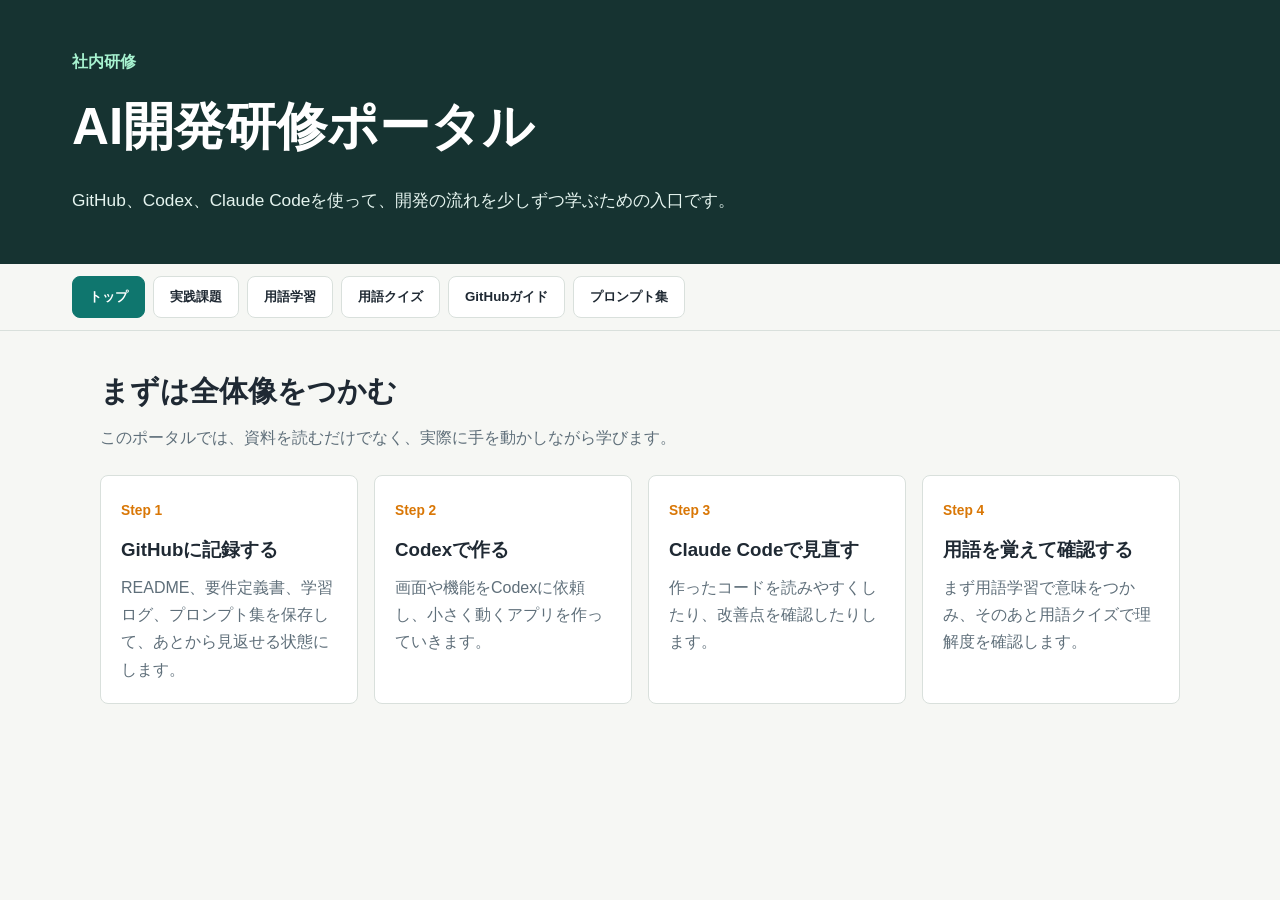
<file: index.html>
<!doctype html>
<html lang="ja">
  <head>
    <meta charset="UTF-8" />
    <meta name="viewport" content="width=device-width, initial-scale=1.0" />
    <title>AI開発研修ポータル</title>
    <link rel="stylesheet" href="styles.css?v=levelup-20260527" />
  </head>
  <body>
    <header class="app-header">
      <div>
        <p class="eyebrow">社内研修</p>
        <h1>AI開発研修ポータル</h1>
        <p class="lead">
          GitHub、Codex、Claude Codeを使って、開発の流れを少しずつ学ぶための入口です。
        </p>
      </div>
    </header>

    <nav class="tabs" aria-label="学習メニュー">
      <button class="tab-button active" data-view="home">トップ</button>
      <button class="tab-button" data-view="tasks">実践課題</button>
      <button class="tab-button" data-view="terms">用語学習</button>
      <button class="tab-button" data-view="quiz">用語クイズ</button>
      <button class="tab-button" data-view="github">GitHubガイド</button>
      <button class="tab-button" data-view="prompts">プロンプト集</button>
    </nav>

    <main>
      <section id="home" class="view active">
        <div class="section-heading">
          <h2>まずは全体像をつかむ</h2>
          <p>このポータルでは、資料を読むだけでなく、実際に手を動かしながら学びます。</p>
        </div>

        <div class="menu-grid">
          <article class="card">
            <span class="card-label">Step 1</span>
            <h3>GitHubに記録する</h3>
            <p>README、要件定義書、学習ログ、プロンプト集を保存して、あとから見返せる状態にします。</p>
          </article>
          <article class="card">
            <span class="card-label">Step 2</span>
            <h3>Codexで作る</h3>
            <p>画面や機能をCodexに依頼し、小さく動くアプリを作っていきます。</p>
          </article>
          <article class="card">
            <span class="card-label">Step 3</span>
            <h3>Claude Codeで見直す</h3>
            <p>作ったコードを読みやすくしたり、改善点を確認したりします。</p>
          </article>
          <article class="card">
            <span class="card-label">Step 4</span>
            <h3>用語を覚えて確認する</h3>
            <p>まず用語学習で意味をつかみ、そのあと用語クイズで理解度を確認します。</p>
          </article>
        </div>
      </section>

      <section id="tasks" class="view">
        <div class="section-heading">
          <h2>実践課題</h2>
          <p>完了条件を見ながら、ひとつずつ進めます。</p>
        </div>
        <div id="task-list" class="task-list"></div>
      </section>

      <section id="terms" class="view">
        <div class="section-heading">
          <h2>用語学習</h2>
          <p>クイズの前に、システム開発でよく使う言葉をやさしく確認します。</p>
        </div>

        <div class="term-tools" aria-label="ツール別用語">
          <button class="term-filter active" type="button" data-term-filter="all">すべて</button>
          <button class="term-filter" type="button" data-term-filter="GitHub">GitHub</button>
          <button class="term-filter" type="button" data-term-filter="Codex">Codex</button>
          <button class="term-filter" type="button" data-term-filter="Claude Code">Claude Code</button>
        </div>

        <p id="term-count" class="count-note"></p>
        <div id="term-list" class="term-list"></div>
      </section>

      <section id="quiz" class="view">
        <div class="section-heading">
          <h2>専門用語クイズ</h2>
          <p>初級、中級、上級をクリアして、称号を集めます。</p>
        </div>

        <div class="level-grid" aria-label="クイズレベル">
          <button class="level-button active" type="button" data-level="beginner">初級</button>
          <button class="level-button" type="button" data-level="intermediate">中級</button>
          <button class="level-button" type="button" data-level="advanced">上級</button>
        </div>

        <div class="score-board">
          <div>
            <span class="score-label">現在の称号</span>
            <strong id="quiz-title">見習い</strong>
          </div>
          <div>
            <span class="score-label">クリア数</span>
            <strong id="quiz-clear-count">0 / 3</strong>
          </div>
          <div>
            <span class="score-label">最高スコア</span>
            <strong id="quiz-best-score">未挑戦</strong>
          </div>
        </div>

        <article class="quiz-panel" aria-live="polite">
          <div class="quiz-status">
            <span id="quiz-category" class="pill">初級</span>
            <span id="quiz-progress">1 / 8</span>
            <span id="quiz-score">正解 0</span>
          </div>

          <h3 id="quiz-question">問題文</h3>
          <div id="quiz-options" class="quiz-options"></div>

          <div id="quiz-feedback" class="quiz-feedback" hidden></div>
          <button id="quiz-next" class="primary-action" type="button" hidden>次の問題へ</button>
        </article>
      </section>

      <section id="github" class="view">
        <div class="section-heading">
          <h2>GitHubガイド</h2>
          <p>今日使った操作を、初心者向けに整理しています。</p>
        </div>

        <div class="guide-layout">
          <article class="guide-block">
            <h3>GitHubとは</h3>
            <p>開発で使うファイルや資料を保存・共有するためのサービスです。</p>
          </article>
          <article class="guide-block">
            <h3>リポジトリ</h3>
            <p>プロジェクトを入れる箱です。今回の例では <strong>ai-dev-training-portal</strong> がリポジトリです。</p>
          </article>
          <article class="guide-block">
            <h3>README</h3>
            <p>プロジェクトの説明書です。リポジトリを開いた人が最初に読む場所です。</p>
          </article>
          <article class="guide-block">
            <h3>Commit</h3>
            <p>変更を保存することです。ファイルを作ったり直したりしたらCommitします。</p>
          </article>
        </div>

        <div class="steps">
          <h3>新しいファイルを作る手順</h3>
          <ol>
            <li>リポジトリを開く</li>
            <li><strong>Add file</strong> を押す</li>
            <li><strong>Create new file</strong> を押す</li>
            <li>ファイル名と本文を入力する</li>
            <li><strong>Commit changes</strong> で保存する</li>
          </ol>
        </div>
      </section>

      <section id="prompts" class="view">
        <div class="section-heading">
          <h2>プロンプト集</h2>
          <p>よく使う依頼文をカテゴリ別に残して、すぐ取り出せるようにします。</p>
        </div>

        <div id="prompt-categories" class="prompt-categories" aria-label="プロンプトカテゴリ"></div>
        <div id="prompt-list" class="prompt-list"></div>

        <article class="prompt-panel">
          <div>
            <h3>プロンプト記録テンプレート</h3>
            <p>目的、入力した文章、結果、改善点をセットで残します。</p>
          </div>
          <pre><code># プロンプト記録

## 使ったツール
- ChatGPT
- Codex
- Claude Code

## 目的
何をしたくて使ったかを書く。

## 入力したプロンプト
ここに実際の依頼文を書く。

## 返ってきた結果
回答や作られたものを書く。

## 次に試すこと
改善したい聞き方を書く。</code></pre>
        </article>
      </section>
    </main>

    <script src="script.js?v=levelup-20260527"></script>
  </body>
</html>
</file>
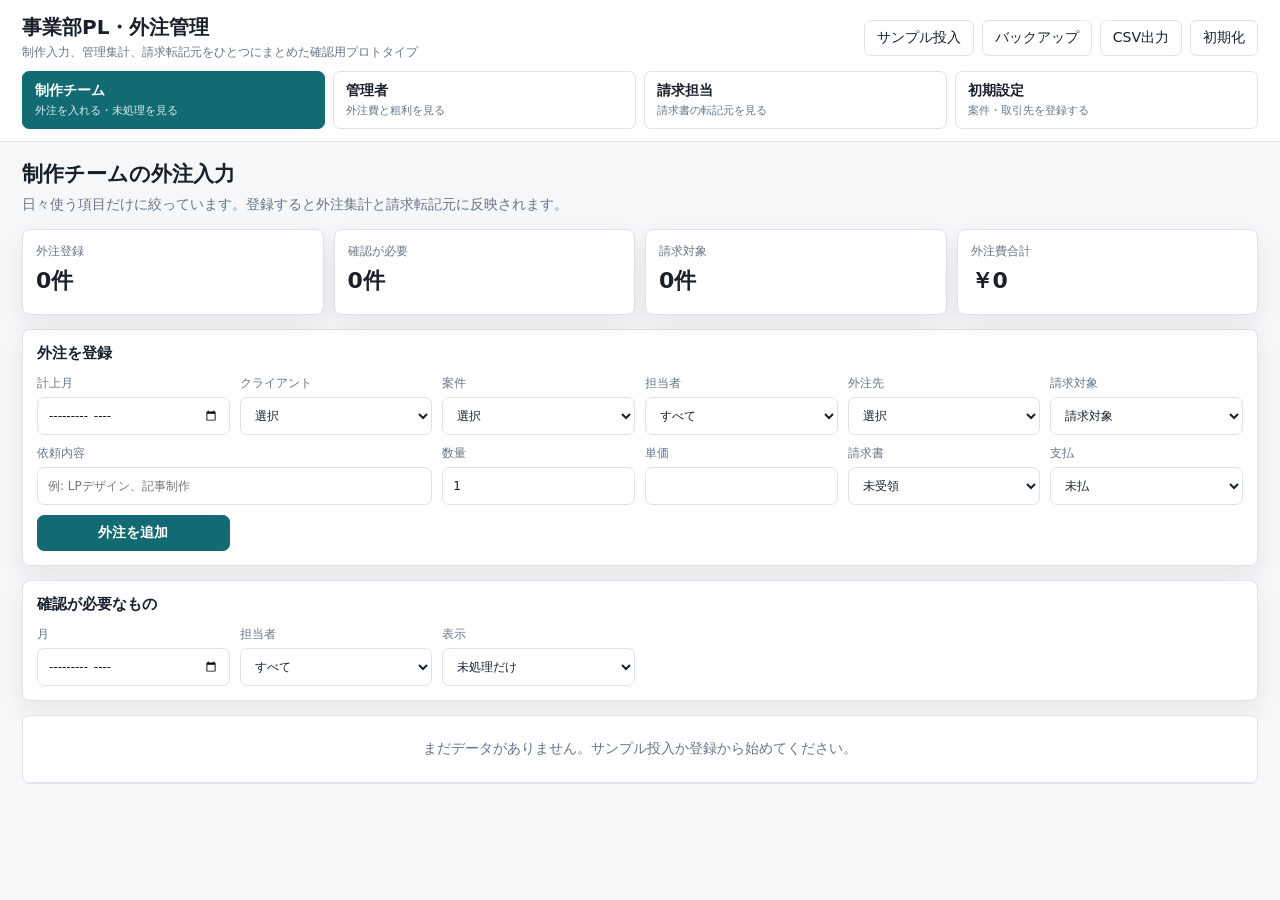
<file: division-pl-prototype/index.html>
<!doctype html>
<html lang="ja">
<head>
  <meta charset="utf-8">
  <meta name="viewport" content="width=device-width, initial-scale=1">
  <title>事業部PL・外注管理プロトタイプ</title>
  <style>
    :root {
      color-scheme: light;
      --bg: #f5f7f8;
      --panel: #fff;
      --ink: #18212b;
      --muted: #687586;
      --line: #dce3ea;
      --soft: #eef4f6;
      --brand: #126b72;
      --brand-dark: #0d5157;
      --accent: #b85f2d;
      --ok: #167044;
      --warn: #9a5b00;
      --bad: #b42318;
      --shadow: 0 10px 24px rgba(24, 33, 43, .07);
      font-family: "Segoe UI", "Meiryo", system-ui, sans-serif;
    }

    * { box-sizing: border-box; }
    body {
      margin: 0;
      background: var(--bg);
      color: var(--ink);
      font-size: 14px;
    }

    button, input, select, textarea { font: inherit; }
    button {
      min-height: 36px;
      border: 1px solid var(--line);
      border-radius: 7px;
      background: var(--panel);
      color: var(--ink);
      padding: 8px 12px;
      cursor: pointer;
    }
    button:hover { border-color: #9cabba; }
    button.primary {
      background: var(--brand);
      border-color: var(--brand);
      color: #fff;
      font-weight: 700;
    }
    button.primary:hover { background: var(--brand-dark); }
    button.ghost { background: transparent; }

    input, select, textarea {
      width: 100%;
      min-height: 38px;
      border: 1px solid var(--line);
      border-radius: 7px;
      background: #fff;
      color: var(--ink);
      padding: 8px 10px;
    }
    textarea { min-height: 72px; resize: vertical; }
    label {
      display: grid;
      gap: 5px;
      color: var(--muted);
      font-size: 12px;
      min-width: 150px;
    }

    header {
      position: sticky;
      top: 0;
      z-index: 5;
      background: rgba(255, 255, 255, .95);
      border-bottom: 1px solid var(--line);
      backdrop-filter: blur(8px);
    }
    .topbar {
      max-width: 1440px;
      margin: 0 auto;
      padding: 14px 22px 10px;
      display: flex;
      justify-content: space-between;
      align-items: center;
      gap: 14px;
    }
    h1 {
      margin: 0;
      font-size: 20px;
      line-height: 1.3;
    }
    .subtitle {
      margin: 4px 0 0;
      color: var(--muted);
      font-size: 12px;
    }
    .header-actions {
      display: flex;
      gap: 8px;
      flex-wrap: wrap;
      justify-content: flex-end;
    }

    .tabs {
      max-width: 1440px;
      margin: 0 auto;
      padding: 0 22px 12px;
      display: grid;
      grid-template-columns: repeat(4, minmax(160px, 1fr));
      gap: 8px;
    }
    .tab {
      text-align: left;
      padding: 10px 12px;
      background: #fff;
    }
    .tab strong {
      display: block;
      font-size: 14px;
    }
    .tab span {
      display: block;
      margin-top: 3px;
      color: var(--muted);
      font-size: 11px;
    }
    .tab.active {
      background: var(--brand);
      border-color: var(--brand);
      color: #fff;
    }
    .tab.active span { color: #d8eef0; }

    main {
      max-width: 1440px;
      margin: 0 auto;
      padding: 18px 22px 30px;
    }
    .view { display: none; }
    .view.active { display: block; }

    .page-head {
      display: flex;
      justify-content: space-between;
      align-items: flex-end;
      gap: 16px;
      margin-bottom: 14px;
    }
    h2 {
      margin: 0;
      font-size: 21px;
    }
    .lead {
      margin: 5px 0 0;
      color: var(--muted);
      line-height: 1.6;
    }

    .cards {
      display: grid;
      grid-template-columns: repeat(4, minmax(160px, 1fr));
      gap: 10px;
      margin-bottom: 14px;
    }
    .card, .panel {
      background: var(--panel);
      border: 1px solid var(--line);
      border-radius: 8px;
      box-shadow: var(--shadow);
    }
    .card {
      padding: 13px;
      min-height: 86px;
    }
    .card span {
      display: block;
      color: var(--muted);
      font-size: 12px;
      margin-bottom: 8px;
    }
    .card strong {
      display: block;
      font-size: 22px;
      line-height: 1.2;
    }

    .panel {
      padding: 14px;
      margin-bottom: 14px;
    }
    .panel-title {
      margin: 0 0 12px;
      font-size: 15px;
    }
    .form-grid, .filters {
      display: grid;
      grid-template-columns: repeat(6, minmax(130px, 1fr));
      gap: 10px;
      align-items: end;
    }
    .span-2 { grid-column: span 2; }
    .span-3 { grid-column: span 3; }
    .span-6 { grid-column: 1 / -1; }

    .table-wrap {
      overflow: auto;
      border: 1px solid var(--line);
      border-radius: 8px;
      background: var(--panel);
    }
    table {
      width: 100%;
      border-collapse: collapse;
      min-width: 900px;
    }
    th, td {
      padding: 9px 10px;
      border-bottom: 1px solid var(--line);
      text-align: left;
      white-space: nowrap;
      vertical-align: middle;
    }
    th {
      background: #eef3f5;
      color: #344150;
      font-size: 12px;
      position: sticky;
      top: 0;
      z-index: 1;
    }
    .money { text-align: right; }
    .empty {
      padding: 24px;
      color: var(--muted);
      text-align: center;
    }
    .badge {
      display: inline-block;
      border-radius: 999px;
      padding: 3px 8px;
      font-size: 12px;
      border: 1px solid var(--line);
      background: #fff;
    }
    .ok { color: var(--ok); background: #eef8f2; border-color: #a8d7ba; }
    .warn { color: var(--warn); background: #fff7e8; border-color: #e5c27d; }
    .bad { color: var(--bad); background: #fff1f0; border-color: #e8aaa4; }
    .pill-row {
      display: flex;
      flex-wrap: wrap;
      gap: 8px;
      margin-bottom: 12px;
    }
    .pill {
      padding: 6px 9px;
      border-radius: 999px;
      background: var(--soft);
      color: #31414d;
      font-size: 12px;
    }

    @media (max-width: 1080px) {
      .tabs, .cards { grid-template-columns: repeat(2, 1fr); }
      .form-grid, .filters { grid-template-columns: repeat(2, minmax(140px, 1fr)); }
      .span-2, .span-3, .span-6 { grid-column: 1 / -1; }
    }
    @media (max-width: 680px) {
      .topbar, .page-head { align-items: stretch; flex-direction: column; }
      .tabs, .cards, .form-grid, .filters { grid-template-columns: 1fr; }
      .header-actions button { flex: 1 1 auto; }
      main, .topbar, .tabs { padding-left: 14px; padding-right: 14px; }
    }
  </style>
</head>
<body>
  <header>
    <div class="topbar">
      <div>
        <h1>事業部PL・外注管理</h1>
        <p class="subtitle">制作入力、管理集計、請求転記元をひとつにまとめた確認用プロトタイプ</p>
      </div>
      <div class="header-actions">
        <button id="seedBtn">サンプル投入</button>
        <button id="jsonBtn">バックアップ</button>
        <button id="csvBtn">CSV出力</button>
        <button id="resetBtn" class="ghost">初期化</button>
      </div>
    </div>
    <nav class="tabs" aria-label="画面切替">
      <button class="tab active" type="button" data-view="production"><strong>制作チーム</strong><span>外注を入れる・未処理を見る</span></button>
      <button class="tab" type="button" data-view="manager"><strong>管理者</strong><span>外注費と粗利を見る</span></button>
      <button class="tab" type="button" data-view="billing"><strong>請求担当</strong><span>請求書の転記元を見る</span></button>
      <button class="tab" type="button" data-view="setup"><strong>初期設定</strong><span>案件・取引先を登録する</span></button>
    </nav>
  </header>

  <main>
    <section id="production" class="view active">
      <div class="page-head">
        <div>
          <h2>制作チームの外注入力</h2>
          <p class="lead">日々使う項目だけに絞っています。登録すると外注集計と請求転記元に反映されます。</p>
        </div>
      </div>
      <div class="cards" id="productionCards"></div>
      <div class="panel">
        <h3 class="panel-title">外注を登録</h3>
        <form id="outsourcingForm" class="form-grid">
          <label>計上月<input type="month" name="period" required></label>
          <label>クライアント<select name="clientId" required></select></label>
          <label>案件<select name="projectId" required></select></label>
          <label>担当者<select name="ownerId" required></select></label>
          <label>外注先<select name="vendorId" required></select></label>
          <label>請求対象<select name="billable"><option>請求対象</option><option>請求対象外</option></select></label>
          <label class="span-2">依頼内容<input name="description" placeholder="例: LPデザイン、記事制作" required></label>
          <label>数量<input type="number" name="quantity" min="0" step="0.1" value="1" required></label>
          <label>単価<input type="number" name="unitPrice" min="0" step="1" required></label>
          <label>請求書<select name="vendorInvoiceStatus"><option>未受領</option><option>受領済</option></select></label>
          <label>支払<select name="paymentStatus"><option>未払</option><option>支払予定</option><option>支払済</option></select></label>
          <button class="primary" type="submit">外注を追加</button>
        </form>
      </div>
      <div class="panel">
        <h3 class="panel-title">確認が必要なもの</h3>
        <div class="filters">
          <label>月<input type="month" id="productionMonth"></label>
          <label>担当者<select id="productionOwner"></select></label>
          <label>表示<select id="productionFocus"><option value="needs">未処理だけ</option><option value="all">すべて</option><option value="billable">請求対象だけ</option></select></label>
        </div>
      </div>
      <div class="table-wrap"><table id="productionTable"></table></div>
    </section>

    <section id="manager" class="view">
      <div class="page-head">
        <div>
          <h2>管理者ダッシュボード</h2>
          <p class="lead">売上、外注費、粗利を月別・案件別に確認します。</p>
        </div>
        <button class="primary" type="button" data-view-jump="setup">案件を追加</button>
      </div>
      <div class="cards" id="managerCards"></div>
      <div class="panel">
        <h3 class="panel-title">売上を登録</h3>
        <form id="revenueForm" class="form-grid">
          <label>計上月<input type="month" name="period" required></label>
          <label>クライアント<select name="clientId" required></select></label>
          <label>案件<select name="projectId" required></select></label>
          <label>担当者<select name="ownerId" required></select></label>
          <label>売上区分<select name="type"><option>月額</option><option>スポット</option><option>成果報酬</option><option>追加請求</option></select></label>
          <label>請求状況<select name="invoiceStatus"><option>未請求</option><option>請求書作成済</option><option>請求済</option><option>入金済</option></select></label>
          <label class="span-2">請求項目名<input name="itemName" placeholder="例: LP制作費" required></label>
          <label>売上金額<input type="number" name="amount" min="0" required></label>
          <button class="primary" type="submit">売上を追加</button>
        </form>
      </div>
      <div class="panel">
        <h3 class="panel-title">月別PL</h3>
        <div class="table-wrap"><table id="monthlyPlTable"></table></div>
      </div>
      <div class="panel">
        <h3 class="panel-title">案件別PL</h3>
        <div class="table-wrap"><table id="projectPlTable"></table></div>
      </div>
    </section>

    <section id="billing" class="view">
      <div class="page-head">
        <div>
          <h2>請求書の転記元</h2>
          <p class="lead">売上明細と、クライアントへ請求する外注立替をまとめて確認します。</p>
        </div>
      </div>
      <div class="cards" id="billingCards"></div>
      <div class="panel">
        <h3 class="panel-title">請求対象を絞り込み</h3>
        <div class="filters">
          <label>請求月<input type="month" id="invoiceMonth"></label>
          <label>クライアント<select id="invoiceClient"></select></label>
          <label>状況<select id="invoiceStatus"><option value="">すべて</option><option>未請求</option><option>請求書作成済</option><option>請求済</option><option>入金済</option></select></label>
        </div>
      </div>
      <div class="table-wrap"><table id="invoiceTable"></table></div>
    </section>

    <section id="setup" class="view">
      <div class="page-head">
        <div>
          <h2>初期設定</h2>
          <p class="lead">最初にここでクライアント、案件、担当者、外注先を登録します。</p>
        </div>
      </div>
      <div class="panel">
        <h3 class="panel-title">基本マスタを追加</h3>
        <div class="form-grid">
          <form id="clientForm" class="span-2">
            <label>クライアント名<input name="name" required></label>
            <button class="primary" type="submit">追加</button>
          </form>
          <form id="ownerForm" class="span-2">
            <label>担当者名<input name="name" required></label>
            <button class="primary" type="submit">追加</button>
          </form>
          <form id="vendorForm" class="span-2">
            <label>外注先名<input name="name" required></label>
            <button class="primary" type="submit">追加</button>
          </form>
        </div>
      </div>
      <div class="panel">
        <h3 class="panel-title">案件を追加</h3>
        <form id="projectForm" class="form-grid">
          <label class="span-2">案件名<input name="name" required></label>
          <label>クライアント<select name="clientId" required></select></label>
          <label>担当者<select name="ownerId" required></select></label>
          <label>領域<select name="domain" required><option>制作</option><option>広告</option><option>開発</option><option>コンサル</option><option>共通</option></select></label>
          <button class="primary" type="submit">案件を追加</button>
        </form>
      </div>
      <div class="panel">
        <h3 class="panel-title">登録済みマスタ</h3>
        <div class="pill-row" id="masterPills"></div>
        <div class="table-wrap"><table id="projectTable"></table></div>
      </div>
    </section>
  </main>

  <script>
    const STORAGE_KEY = "division-pl-prototype-v2";
    const initialState = {
      clients: [],
      owners: [],
      vendors: [],
      projects: [],
      outsourcing: [],
      revenues: []
    };
    let state = loadState();

    function loadState() {
      try {
        return JSON.parse(localStorage.getItem(STORAGE_KEY)) || structuredClone(initialState);
      } catch {
        return structuredClone(initialState);
      }
    }

    function saveState() {
      localStorage.setItem(STORAGE_KEY, JSON.stringify(state));
      render();
    }

    function uid(prefix) {
      return `${prefix}-${Date.now().toString(36)}-${Math.random().toString(36).slice(2, 7)}`;
    }

    function yen(value) {
      return Number(value || 0).toLocaleString("ja-JP", { style: "currency", currency: "JPY", maximumFractionDigits: 0 });
    }

    function nameOf(collection, id) {
      return (state[collection].find((item) => item.id === id) || {}).name || "";
    }

    function statusClass(value) {
      if (["受領済", "支払済", "入金済", "請求済"].includes(value)) return "ok";
      if (["支払予定", "請求書作成済"].includes(value)) return "warn";
      return "bad";
    }

    function optionRows(rows, placeholder) {
      return `<option value="">${placeholder}</option>` + rows.map((row) => `<option value="${row.id}">${row.name}</option>`).join("");
    }

    function renderSelects() {
      document.querySelectorAll('select[name="clientId"], #invoiceClient').forEach((select) => {
        const current = select.value;
        select.innerHTML = optionRows(state.clients, "選択");
        select.value = current;
      });
      document.querySelectorAll('select[name="ownerId"], #productionOwner').forEach((select) => {
        const current = select.value;
        select.innerHTML = optionRows(state.owners, "すべて");
        select.value = current;
      });
      document.querySelectorAll('select[name="vendorId"]').forEach((select) => {
        const current = select.value;
        select.innerHTML = optionRows(state.vendors, "選択");
        select.value = current;
      });
      document.querySelectorAll('select[name="projectId"]').forEach((select) => {
        const current = select.value;
        select.innerHTML = optionRows(state.projects, "選択");
        select.value = current;
      });
    }

    function cardHtml(items) {
      return items.map(([label, value]) => `<div class="card"><span>${label}</span><strong>${value}</strong></div>`).join("");
    }

    function table(id, headers, rows) {
      const target = document.getElementById(id);
      if (!rows.length) {
        target.innerHTML = `<tbody><tr><td class="empty">まだデータがありません。サンプル投入か登録から始めてください。</td></tr></tbody>`;
        return;
      }
      const head = headers.map((h) => `<th class="${h.money ? "money" : ""}">${h.label}</th>`).join("");
      const body = rows.map((row) => `<tr>${headers.map((h) => `<td class="${h.money ? "money" : ""}">${h.render ? h.render(row) : row[h.key]}</td>`).join("")}</tr>`).join("");
      target.innerHTML = `<thead><tr>${head}</tr></thead><tbody>${body}</tbody>`;
    }

    function rowsByProject() {
      const map = new Map();
      function ensure(projectId) {
        if (!map.has(projectId)) map.set(projectId, { projectId, revenue: 0, cost: 0 });
        return map.get(projectId);
      }
      state.revenues.forEach((row) => ensure(row.projectId).revenue += row.amount);
      state.outsourcing.forEach((row) => ensure(row.projectId).cost += row.amount);
      return [...map.values()].map((row) => ({
        ...row,
        gross: row.revenue - row.cost,
        rate: row.revenue ? (row.revenue - row.cost) / row.revenue : 0
      }));
    }

    function rowsByMonth() {
      const months = [...new Set([...state.revenues.map((r) => r.period), ...state.outsourcing.map((r) => r.period)])].sort();
      return months.map((period) => {
        const revenue = state.revenues.filter((r) => r.period === period).reduce((sum, r) => sum + r.amount, 0);
        const cost = state.outsourcing.filter((r) => r.period === period).reduce((sum, r) => sum + r.amount, 0);
        return { period, revenue, cost, gross: revenue - cost, rate: revenue ? (revenue - cost) / revenue : 0 };
      });
    }

    function invoiceRows() {
      const sales = state.revenues.map((row) => ({
        source: "売上",
        period: row.period,
        clientId: row.clientId,
        projectId: row.projectId,
        itemName: row.itemName,
        quantity: 1,
        unitPrice: row.amount,
        amount: row.amount,
        invoiceStatus: row.invoiceStatus
      }));
      const costs = state.outsourcing.filter((row) => row.billable === "請求対象").map((row) => ({
        source: "外注立替",
        period: row.period,
        clientId: row.clientId,
        projectId: row.projectId,
        itemName: row.description,
        quantity: row.quantity,
        unitPrice: row.unitPrice,
        amount: row.amount,
        invoiceStatus: "未請求"
      }));
      return [...sales, ...costs];
    }

    function renderProduction() {
      const month = document.getElementById("productionMonth").value;
      const owner = document.getElementById("productionOwner").value;
      const focus = document.getElementById("productionFocus").value;
      const needs = state.outsourcing.filter((row) => row.vendorInvoiceStatus === "未受領" || row.paymentStatus !== "支払済");
      const billable = state.outsourcing.filter((row) => row.billable === "請求対象");
      const total = state.outsourcing.reduce((sum, row) => sum + row.amount, 0);
      document.getElementById("productionCards").innerHTML = cardHtml([
        ["外注登録", `${state.outsourcing.length}件`],
        ["確認が必要", `${needs.length}件`],
        ["請求対象", `${billable.length}件`],
        ["外注費合計", yen(total)]
      ]);

      let rows = state.outsourcing.filter((row) => (!month || row.period === month) && (!owner || row.ownerId === owner));
      if (focus === "needs") rows = rows.filter((row) => row.vendorInvoiceStatus === "未受領" || row.paymentStatus !== "支払済");
      if (focus === "billable") rows = rows.filter((row) => row.billable === "請求対象");
      table("productionTable", [
        { label: "月", key: "period" },
        { label: "クライアント", render: (r) => nameOf("clients", r.clientId) },
        { label: "案件", render: (r) => nameOf("projects", r.projectId) },
        { label: "担当", render: (r) => nameOf("owners", r.ownerId) },
        { label: "外注先", render: (r) => nameOf("vendors", r.vendorId) },
        { label: "依頼内容", key: "description" },
        { label: "金額", money: true, render: (r) => yen(r.amount) },
        { label: "請求書", render: (r) => `<span class="badge ${statusClass(r.vendorInvoiceStatus)}">${r.vendorInvoiceStatus}</span>` },
        { label: "支払", render: (r) => `<span class="badge ${statusClass(r.paymentStatus)}">${r.paymentStatus}</span>` },
        { label: "請求対象", key: "billable" }
      ], rows);
    }

    function renderManager() {
      const revenue = state.revenues.reduce((sum, row) => sum + row.amount, 0);
      const cost = state.outsourcing.reduce((sum, row) => sum + row.amount, 0);
      const gross = revenue - cost;
      const unbilled = state.revenues.filter((row) => row.invoiceStatus === "未請求").reduce((sum, row) => sum + row.amount, 0);
      document.getElementById("managerCards").innerHTML = cardHtml([
        ["売上", yen(revenue)],
        ["外注費", yen(cost)],
        ["粗利", yen(gross)],
        ["未請求売上", yen(unbilled)]
      ]);
      const plHeaders = [
        { label: "対象", render: (r) => r.period || nameOf("projects", r.projectId) },
        { label: "売上", money: true, render: (r) => yen(r.revenue) },
        { label: "外注費", money: true, render: (r) => yen(r.cost) },
        { label: "粗利", money: true, render: (r) => yen(r.gross) },
        { label: "粗利率", money: true, render: (r) => `${(r.rate * 100).toFixed(1)}%` }
      ];
      table("monthlyPlTable", plHeaders, rowsByMonth());
      table("projectPlTable", plHeaders, rowsByProject().sort((a, b) => b.gross - a.gross));
    }

    function renderBilling() {
      const month = document.getElementById("invoiceMonth").value;
      const client = document.getElementById("invoiceClient").value;
      const status = document.getElementById("invoiceStatus").value;
      const all = invoiceRows();
      const rows = all.filter((row) => (!month || row.period === month) && (!client || row.clientId === client) && (!status || row.invoiceStatus === status));
      const total = rows.reduce((sum, row) => sum + row.amount, 0);
      const unbilled = all.filter((row) => row.invoiceStatus === "未請求").reduce((sum, row) => sum + row.amount, 0);
      document.getElementById("billingCards").innerHTML = cardHtml([
        ["表示中の請求額", yen(total)],
        ["未請求", yen(unbilled)],
        ["明細数", `${rows.length}件`],
        ["請求先数", `${new Set(rows.map((r) => r.clientId)).size}社`]
      ]);
      table("invoiceTable", [
        { label: "月", key: "period" },
        { label: "種別", key: "source" },
        { label: "クライアント", render: (r) => nameOf("clients", r.clientId) },
        { label: "案件", render: (r) => nameOf("projects", r.projectId) },
        { label: "請求項目", key: "itemName" },
        { label: "数量", key: "quantity" },
        { label: "単価", money: true, render: (r) => yen(r.unitPrice) },
        { label: "金額", money: true, render: (r) => yen(r.amount) },
        { label: "状況", render: (r) => `<span class="badge ${statusClass(r.invoiceStatus)}">${r.invoiceStatus}</span>` }
      ], rows);
    }

    function renderSetup() {
      document.getElementById("masterPills").innerHTML = [
        `クライアント ${state.clients.length}件`,
        `案件 ${state.projects.length}件`,
        `担当者 ${state.owners.length}件`,
        `外注先 ${state.vendors.length}件`
      ].map((text) => `<span class="pill">${text}</span>`).join("");
      table("projectTable", [
        { label: "案件", key: "name" },
        { label: "クライアント", render: (r) => nameOf("clients", r.clientId) },
        { label: "担当者", render: (r) => nameOf("owners", r.ownerId) },
        { label: "領域", key: "domain" }
      ], state.projects);
    }

    function render() {
      renderSelects();
      renderProduction();
      renderManager();
      renderBilling();
      renderSetup();
    }

    function switchView(viewId) {
      document.querySelectorAll(".tab").forEach((tab) => tab.classList.toggle("active", tab.dataset.view === viewId));
      document.querySelectorAll(".view").forEach((view) => view.classList.toggle("active", view.id === viewId));
    }

    document.querySelector(".tabs").addEventListener("click", (event) => {
      const button = event.target.closest("[data-view]");
      if (button) switchView(button.dataset.view);
    });

    document.addEventListener("click", (event) => {
      const jump = event.target.closest("[data-view-jump]");
      if (jump) switchView(jump.dataset.viewJump);
    });

    function handleForm(id, onSubmit) {
      document.getElementById(id).addEventListener("submit", (event) => {
        event.preventDefault();
        const form = event.currentTarget;
        const data = Object.fromEntries(new FormData(form).entries());
        onSubmit(data);
        form.reset();
        saveState();
      });
    }

    handleForm("clientForm", (data) => state.clients.push({ id: uid("CLI"), name: data.name }));
    handleForm("ownerForm", (data) => state.owners.push({ id: uid("OWN"), name: data.name }));
    handleForm("vendorForm", (data) => state.vendors.push({ id: uid("VEN"), name: data.name }));
    handleForm("projectForm", (data) => state.projects.push({ id: uid("PRJ"), ...data }));
    handleForm("outsourcingForm", (data) => {
      const quantity = Number(data.quantity);
      const unitPrice = Number(data.unitPrice);
      const project = state.projects.find((item) => item.id === data.projectId);
      state.outsourcing.push({
        id: uid("OUT"),
        ...data,
        clientId: data.clientId || (project ? project.clientId : ""),
        ownerId: data.ownerId || (project ? project.ownerId : ""),
        quantity,
        unitPrice,
        amount: Math.round(quantity * unitPrice)
      });
    });
    handleForm("revenueForm", (data) => {
      state.revenues.push({ id: uid("REV"), ...data, amount: Number(data.amount) });
    });

    ["productionMonth", "productionOwner", "productionFocus", "invoiceMonth", "invoiceClient", "invoiceStatus"].forEach((id) => {
      document.getElementById(id).addEventListener("input", render);
    });

    document.getElementById("seedBtn").addEventListener("click", () => {
      const c1 = { id: uid("CLI"), name: "青葉商事" };
      const c2 = { id: uid("CLI"), name: "North Peak" };
      const o1 = { id: uid("OWN"), name: "佐藤" };
      const o2 = { id: uid("OWN"), name: "田中" };
      const v1 = { id: uid("VEN"), name: "山田デザイン" };
      const v2 = { id: uid("VEN"), name: "CraftLab" };
      const p1 = { id: uid("PRJ"), name: "ECサイト改善", clientId: c1.id, ownerId: o1.id, domain: "制作" };
      const p2 = { id: uid("PRJ"), name: "広告LP制作", clientId: c2.id, ownerId: o2.id, domain: "広告" };
      state = {
        clients: [c1, c2],
        owners: [o1, o2],
        vendors: [v1, v2],
        projects: [p1, p2],
        outsourcing: [
          { id: uid("OUT"), period: "2026-05", clientId: c1.id, projectId: p1.id, ownerId: o1.id, vendorId: v1.id, description: "商品ページデザイン", quantity: 8, unitPrice: 35000, amount: 280000, vendorInvoiceStatus: "受領済", paymentStatus: "支払予定", billable: "請求対象" },
          { id: uid("OUT"), period: "2026-05", clientId: c2.id, projectId: p2.id, ownerId: o2.id, vendorId: v2.id, description: "LPコーディング", quantity: 1, unitPrice: 180000, amount: 180000, vendorInvoiceStatus: "未受領", paymentStatus: "未払", billable: "請求対象" }
        ],
        revenues: [
          { id: uid("REV"), period: "2026-05", clientId: c1.id, projectId: p1.id, ownerId: o1.id, type: "スポット", amount: 750000, invoiceStatus: "請求済", itemName: "ECサイト改善支援" },
          { id: uid("REV"), period: "2026-05", clientId: c2.id, projectId: p2.id, ownerId: o2.id, type: "スポット", amount: 520000, invoiceStatus: "未請求", itemName: "広告LP制作費" }
        ]
      };
      saveState();
    });

    document.getElementById("resetBtn").addEventListener("click", () => {
      if (!confirm("保存データを初期化しますか？")) return;
      state = structuredClone(initialState);
      localStorage.removeItem(STORAGE_KEY);
      render();
    });

    function download(filename, content, type) {
      const blob = new Blob([content], { type });
      const url = URL.createObjectURL(blob);
      const anchor = document.createElement("a");
      anchor.href = url;
      anchor.download = filename;
      anchor.click();
      URL.revokeObjectURL(url);
    }

    document.getElementById("jsonBtn").addEventListener("click", () => {
      download(`division-pl-backup-${new Date().toISOString().slice(0, 10)}.json`, JSON.stringify(state, null, 2), "application/json");
    });

    document.getElementById("csvBtn").addEventListener("click", () => {
      const rows = invoiceRows().map((row) => ({
        period: row.period,
        client: nameOf("clients", row.clientId),
        project: nameOf("projects", row.projectId),
        source: row.source,
        itemName: row.itemName,
        quantity: row.quantity,
        unitPrice: row.unitPrice,
        amount: row.amount,
        invoiceStatus: row.invoiceStatus
      }));
      const headers = Object.keys(rows[0] || { period: "", client: "", project: "", source: "", itemName: "", quantity: "", unitPrice: "", amount: "", invoiceStatus: "" });
      const csv = [headers.join(","), ...rows.map((row) => headers.map((h) => `"${String(row[h] || "").replaceAll('"', '""')}"`).join(","))].join("\n");
      download(`invoice-lines-${new Date().toISOString().slice(0, 10)}.csv`, "\ufeff" + csv, "text/csv;charset=utf-8");
    });

    render();
  </script>
</body>
</html>
</file>
<file: styles.css>
:root {
  color-scheme: light;
  --bg: #f6f7f4;
  --surface: #ffffff;
  --ink: #1f2933;
  --muted: #5f6f7a;
  --line: #d9e0dc;
  --accent: #0f766e;
  --accent-dark: #115e59;
  --warm: #d97706;
}

* {
  box-sizing: border-box;
}

body {
  margin: 0;
  background: var(--bg);
  color: var(--ink);
  font-family: "Segoe UI", "Yu Gothic", "Meiryo", sans-serif;
  line-height: 1.7;
}

.app-header {
  background: #163331;
  color: #fff;
  padding: 48px clamp(20px, 6vw, 72px);
}

.app-header h1 {
  margin: 0;
  font-size: clamp(2rem, 4vw, 3.5rem);
  letter-spacing: 0;
}

.eyebrow {
  margin: 0 0 8px;
  color: #a7f3d0;
  font-weight: 700;
}

.lead {
  max-width: 720px;
  margin: 16px 0 0;
  color: #e5f4ef;
  font-size: 1.08rem;
}

.tabs {
  position: sticky;
  top: 0;
  z-index: 10;
  display: flex;
  gap: 8px;
  overflow-x: auto;
  padding: 12px clamp(16px, 6vw, 72px);
  background: rgba(246, 247, 244, 0.94);
  border-bottom: 1px solid var(--line);
  backdrop-filter: blur(10px);
}

.tab-button {
  border: 1px solid var(--line);
  background: var(--surface);
  color: var(--ink);
  min-height: 42px;
  padding: 8px 16px;
  border-radius: 8px;
  font-weight: 700;
  cursor: pointer;
  white-space: nowrap;
}

.tab-button.active {
  border-color: var(--accent);
  background: var(--accent);
  color: #fff;
}

main {
  max-width: 1120px;
  margin: 0 auto;
  padding: 36px 20px 64px;
}

.view {
  display: none;
}

.view.active {
  display: block;
}

.section-heading {
  margin-bottom: 24px;
}

.section-heading h2 {
  margin: 0;
  font-size: 1.8rem;
}

.section-heading p {
  margin: 8px 0 0;
  color: var(--muted);
}

.count-note {
  margin: -8px 0 18px;
  color: var(--muted);
  font-weight: 700;
}

.menu-grid,
.guide-layout,
.term-list,
.prompt-list {
  display: grid;
  grid-template-columns: repeat(auto-fit, minmax(240px, 1fr));
  gap: 16px;
}

.card,
.guide-block,
.task-card,
.term-card,
.prompt-card,
.quiz-panel,
.prompt-panel,
.steps {
  background: var(--surface);
  border: 1px solid var(--line);
  border-radius: 8px;
  padding: 20px;
}

.card h3,
.guide-block h3,
.task-card h3,
.term-card h3,
.prompt-panel h3,
.steps h3 {
  margin: 0 0 8px;
}

.card p,
.guide-block p,
.task-card p,
.term-card p,
.prompt-panel p {
  margin: 0;
  color: var(--muted);
}

.card-label,
.difficulty {
  display: inline-block;
  margin-bottom: 12px;
  color: var(--warm);
  font-size: 0.86rem;
  font-weight: 800;
}

.task-list {
  display: grid;
  gap: 16px;
}

.task-meta {
  display: flex;
  flex-wrap: wrap;
  gap: 8px;
  margin: 14px 0;
}

.pill {
  border: 1px solid #b7d6d1;
  background: #eefbf8;
  color: var(--accent-dark);
  border-radius: 999px;
  padding: 4px 10px;
  font-size: 0.9rem;
  font-weight: 700;
}

.term-tools {
  display: flex;
  flex-wrap: wrap;
  gap: 8px;
  margin-bottom: 18px;
}

.term-filter,
.level-button,
.prompt-category {
  min-height: 38px;
  border: 1px solid var(--line);
  border-radius: 8px;
  background: var(--surface);
  color: var(--ink);
  padding: 8px 14px;
  font-weight: 800;
  cursor: pointer;
}

.term-filter.active,
.level-button.active,
.prompt-category.active {
  border-color: var(--accent);
  background: var(--accent);
  color: #fff;
}

.term-card {
  display: grid;
  gap: 12px;
}

.term-card-header {
  display: flex;
  align-items: flex-start;
  justify-content: space-between;
  gap: 12px;
}

.term-example {
  border-left: 4px solid var(--warm);
  background: #fff8ed;
  border-radius: 6px;
  padding: 10px 12px;
  color: #5f3b08;
}

.task-card ul {
  margin: 10px 0 0;
  padding-left: 20px;
}

.answer-check {
  margin-top: 16px;
  border-top: 1px solid var(--line);
  padding-top: 14px;
}

.answer-check summary {
  color: var(--accent-dark);
  cursor: pointer;
  font-weight: 800;
}

.answer-check p {
  margin: 10px 0 0;
  color: var(--ink);
  font-weight: 700;
}

.level-grid {
  display: flex;
  flex-wrap: wrap;
  gap: 8px;
  margin-bottom: 16px;
}

.score-board {
  display: grid;
  grid-template-columns: repeat(auto-fit, minmax(180px, 1fr));
  gap: 12px;
  margin-bottom: 16px;
}

.score-board > div {
  border: 1px solid var(--line);
  border-radius: 8px;
  background: var(--surface);
  padding: 14px 16px;
}

.score-board strong {
  display: block;
  margin-top: 4px;
  font-size: 1.08rem;
}

.score-label {
  color: var(--muted);
  font-size: 0.88rem;
  font-weight: 800;
}

.quiz-panel {
  max-width: 820px;
}

.quiz-status {
  display: flex;
  flex-wrap: wrap;
  gap: 10px;
  align-items: center;
  margin-bottom: 16px;
  color: var(--muted);
  font-weight: 700;
}

.quiz-panel h3 {
  margin: 0 0 18px;
  font-size: 1.35rem;
}

.quiz-options {
  display: grid;
  gap: 10px;
}

.quiz-option {
  width: 100%;
  min-height: 48px;
  border: 1px solid var(--line);
  border-radius: 8px;
  background: #fbfcfa;
  color: var(--ink);
  padding: 12px 14px;
  text-align: left;
  font: inherit;
  font-weight: 700;
  cursor: pointer;
}

.quiz-option:hover {
  border-color: var(--accent);
  background: #eefbf8;
}

.quiz-option.correct {
  border-color: #15803d;
  background: #ecfdf3;
  color: #14532d;
}

.quiz-option.incorrect {
  border-color: #b91c1c;
  background: #fef2f2;
  color: #7f1d1d;
}

.quiz-option:disabled {
  cursor: default;
}

.quiz-feedback {
  margin-top: 16px;
  border-left: 4px solid var(--accent);
  background: #eefbf8;
  padding: 12px 14px;
  border-radius: 6px;
}

.quiz-feedback strong {
  display: block;
  margin-bottom: 4px;
}

.primary-action {
  margin-top: 16px;
  min-height: 42px;
  border: 0;
  border-radius: 8px;
  background: var(--accent);
  color: #fff;
  padding: 10px 16px;
  font-weight: 800;
  cursor: pointer;
}

.primary-action:hover {
  background: var(--accent-dark);
}

.steps {
  margin-top: 18px;
}

.steps ol {
  margin-bottom: 0;
  padding-left: 22px;
}

.prompt-categories {
  display: flex;
  flex-wrap: wrap;
  gap: 8px;
  margin-bottom: 18px;
}

.prompt-list {
  margin-bottom: 20px;
}

.prompt-card {
  display: grid;
  gap: 12px;
}

.prompt-card pre {
  min-height: 170px;
  white-space: pre-wrap;
}

.prompt-panel {
  display: grid;
  grid-template-columns: minmax(220px, 0.8fr) minmax(280px, 1.2fr);
  gap: 20px;
}

pre {
  margin: 0;
  overflow-x: auto;
  background: #17211f;
  color: #eefbf8;
  border-radius: 8px;
  padding: 16px;
}

@media (max-width: 720px) {
  .app-header {
    padding-top: 36px;
  }

  .prompt-panel {
    grid-template-columns: 1fr;
  }
}
</file>
